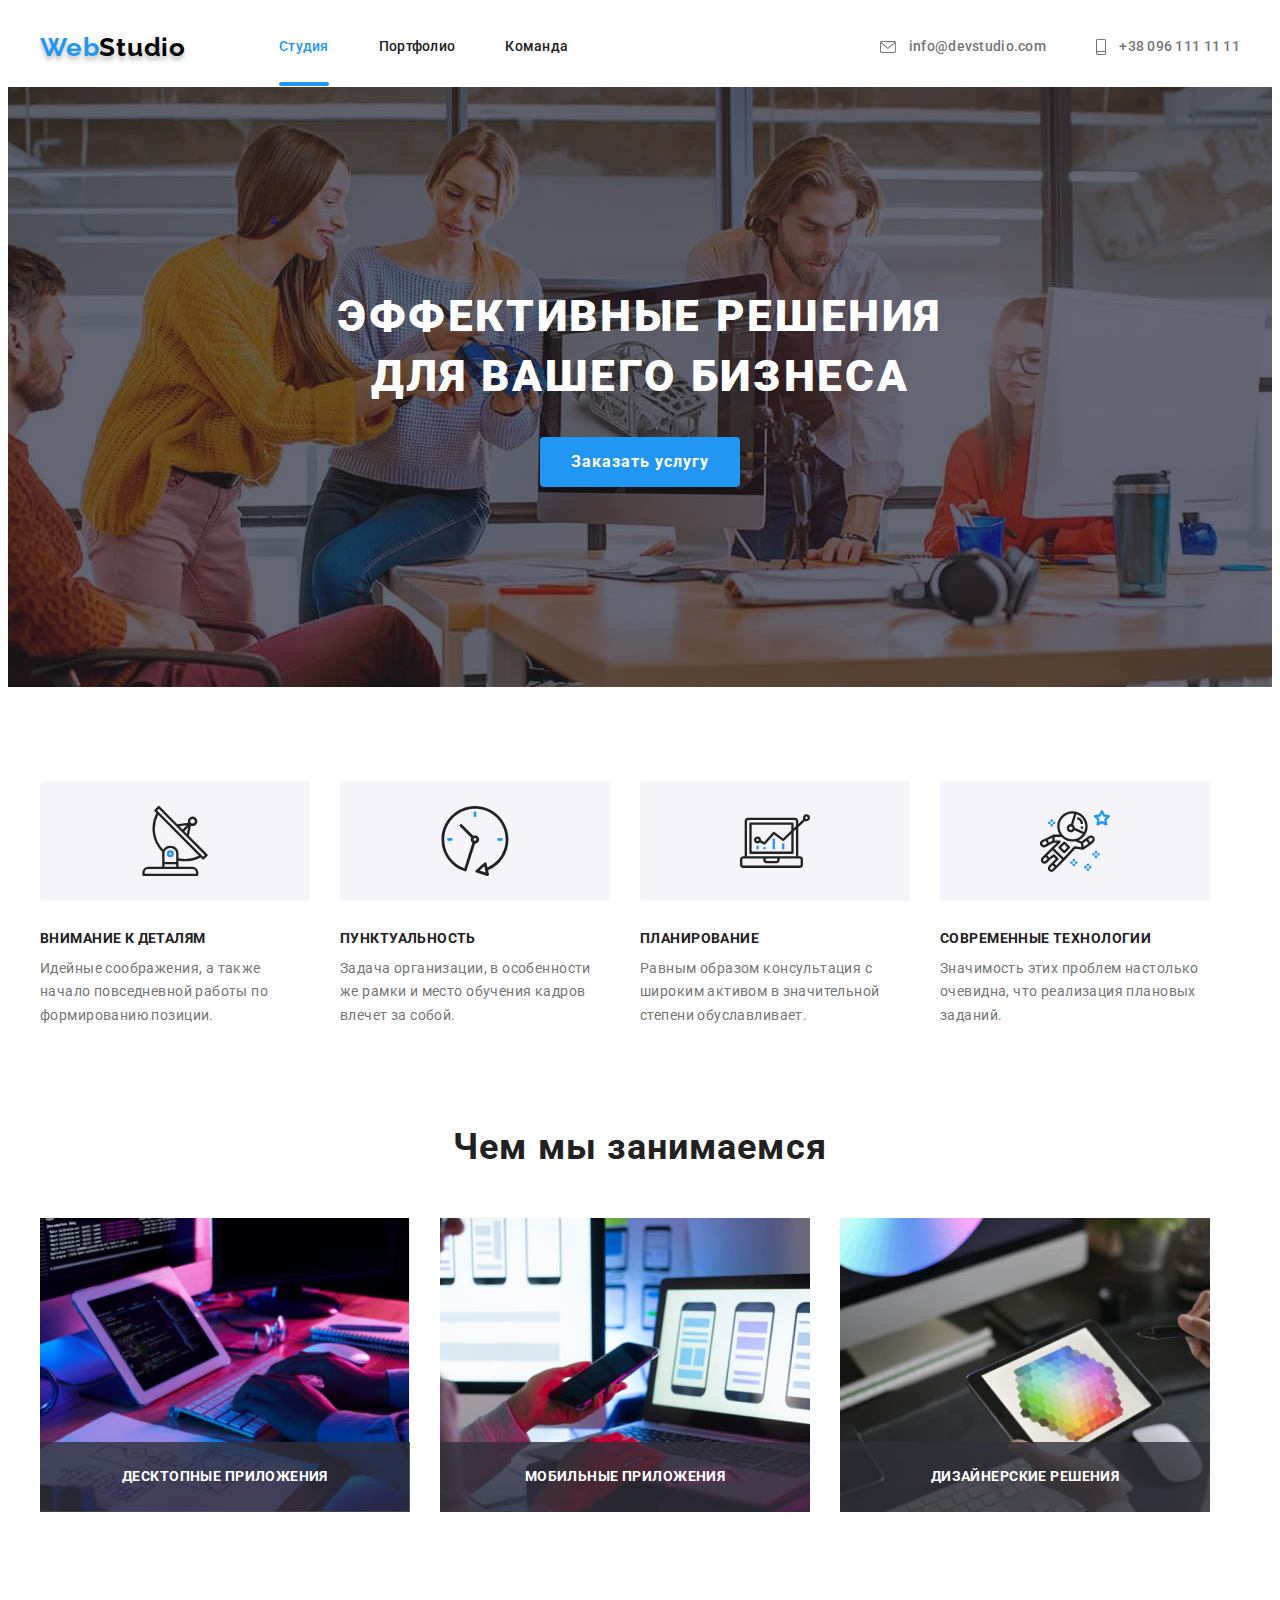
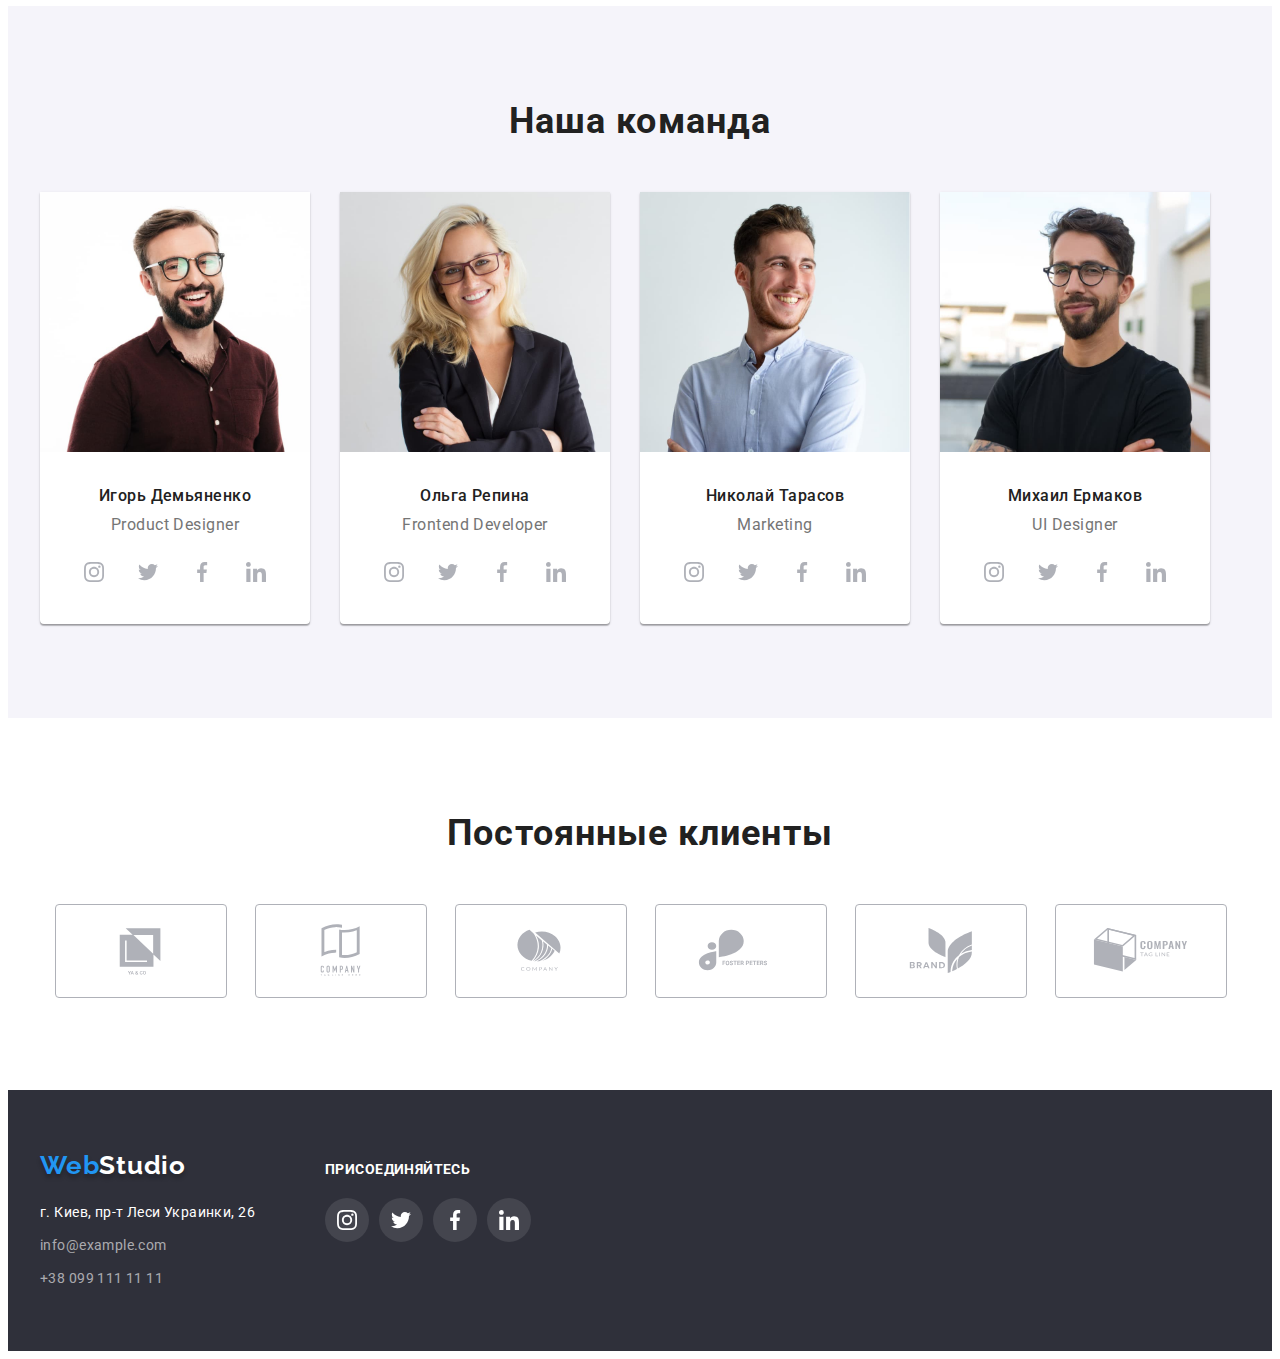
<file: index.html>
<!DOCTYPE html>
<html lang="ru">
<head>
    <meta charset="UTF-8" />
    <meta http-equiv="X-UA-Compatible" content="IE=edge" />
    <meta name="viewport" content="width=device-width, initial-scale=1.0" />
    <link href="https://fonts.googleapis.com/css2?family=Raleway:wght@700&family=Roboto:wght@400;500;700;900&display=swap"
        rel="stylesheet" />
    <title>Студия</title>
    <link rel="stylesheet" href="https://cdnjs.cloudflare.com/ajax/libs/modern-normalize/1.1.0/modern-normalize.min.css"
        integrity="sha512-wpPYUAdjBVSE4KJnH1VR1HeZfpl1ub8YT/NKx4PuQ5NmX2tKuGu6U/JRp5y+Y8XG2tV+wKQpNHVUX03MfMFn9Q=="
        crossorigin="anonymous" referrerpolicy="no-referrer" />
    <link rel="stylesheet" href="./css/styles.css" />
</head>

<body>
<!--Шапка сайта-->
<header class="header">
    <div class="container">
        <a class="logo-header logo" lang="en" href="#WebStudio"><span class="accent">Web</span>Studio</a>
        <nav class="menu-nav">
            <ul class="menu-nav-links">
            <li class="menu-nav-link">
                <a class="current menu-links" href="./index.html">Cтудия</a></li>
            <li class="menu-nav-link">
                <a class="menu-links" href="./portfolio.html">Портфолио</a></li>
            <li class="menu-nav-link"><a class="menu-links" href="#team">Команда</a></li>
            </ul>
        </nav>
        <ul class="contacts">
            <li class="contact-data">
                <a class="contact-link menu-links" href="mailto:info@devstudio.com">
                    <svg class="contact-icon" width="16" height="12">
                        <use href="./images/symbol-defs.svg#icon-envelope"></use>
                    </svg>
                    info@devstudio.com
                </a>
            </li>
            <li class="contact-data">
                <a class="contact-link menu-links" href="tel:+380961111111">
                    <svg class="contact-icon" width="10" height="16">
                        <use href="./images/symbol-defs.svg#icon-smartphone"></use>
                    </svg>
                    +38 096 111 11 11
                </a>          
            </li>
        </ul>
    </div>
</header>

    <main>
     <section class="mane-page">
         <div class="container">
            <h1 class="article-mane-page">Эффективные решения для вашего бизнеса</h1>
            <button data-modal-open class="btn-order">Заказать услугу</button>
        </div>
    </section>

<!--OUR BENEFITS-->

     <section class="features">
        <div class="container">
            <h2 class="visually-hidden">Наши преимущества</h2>
            <ul class="features-list">
                <li class="feature-data">
                    <div class="feature-icons">
                        <svg class="feature-icon" width="70" height="70">
                            <use href="./images/symbol-defs.svg#icon-antenna"></use>
                        </svg>
                    </div>
                    <h3 class="feature">Внимание к деталям</h3>
                    <p class="feature-description">Идейные соображения, а также начало повседневной работы по формированию позиции.</p>
                </li>
                <li class="feature-data">
                    <div class="feature-icons">
                        <svg class="feature-icon" width="70" height="70">
                        <use href="./images/symbol-defs.svg#icon-clock"></use>
                        </svg>
                    </div>
                    <h3 class="feature">Пунктуальность</h3>
                    <p class="feature-description">Задача организации, в особенности же рамки и место обучения кадров влечет за собой.</p>
                </li>
                <li class="feature-data">
                    <div class="feature-icons">
                        <svg class="feature-icon" width="70" height="70">
                        <use href="./images/symbol-defs.svg#icon-diagram"></use>
                        </svg>
                    </div>
                    <h3 class="feature">Планирование</h3>
                    <p class="feature-description">Равным образом консультация с широким активом в значительной степени обуславливает.</p>
                </li>
                <li class="feature-data">
                    <div class="feature-icons">
                        <svg class="feature-icon" width="70" height="70">
                        <use href="./images/symbol-defs.svg#icon-astronaut"></use>
                        </svg>
                    </div>
                    <h3 class="feature">Современные технологии</h3>
                    <p class="feature-description">Значимость этих проблем настолько очевидна, что реализация плановых заданий.</p>
                </li>
            </ul>
        </div>
     </section>

<!--ABOUT US-->

     <section class="about">
        <div class="container">
            <h2 class="about-details">Чем мы занимаемся</h2>
            <ul class="about-images">
                <li class="about-img">
                    <img src="./images/img_pc_updated.jpg" alt="изображение планшета" width="370" height="294">
                    <div class="label-first">
                        <p class="label-title">Десктопные приложения</p>
                    </div>
                </li>
                <li class="about-img">
                    <img src="./images/img_phone_updated.jpg" alt="изображение телефона" width="370" height="294">
                    <div class="label-second">
                        <p class="label-title">Мобильные приложения</p>
                    </div>
                </li>
                <li class="about-img">
                    <img src="./images/img_web_updated.jpg" alt="изображение цветовой палитры" width="370" height="294">
                    <div class="label-third">
                        <p class="label-title">Дизайнерские решения</p>
                    </div>
                </li>
            </ul>
        </div>
     </section>

<!--OUR TEAM-->

     <section class="our-team">
        <div class="container">
            <h2 id="team" class="team">Наша команда</h2>
            <ul class="team-details">
                <li class="team-data">
                    <img class="team-photo" src="./images/igor_demyanenko_updated.jpg" alt="фотография прожект менеджера" width="270" height="260">
                    <div class="team-title">
                        <h3 class="team-name">Игорь Демьяненко</h3>
                        <p class="team-position" lang="en">Product Designer</p>
                        <ul class="team-social-links">
                            <li class="team-social-icons">
                                <a href="" class="team-social-link">
                                    <svg class="team-social-icon" width="20" height="20">
                                        <use href="./images/symbol-defs.svg#icon-instagram"></use>
                                    </svg>
                                </a>
                            </li>
                            <li class="team-social-icons">
                                <a href="" class="team-social-link">
                                    <svg class="team-social-icon" width="20" height="20">
                                        <use href="./images/symbol-defs.svg#icon-twitter"></use>
                                    </svg>
                                </a>
                            </li>
                            <li class="team-social-icons">
                                <a href="" class="team-social-link">
                                    <svg class="team-social-icon" width="20" height="20">
                                        <use href="./images/symbol-defs.svg#icon-facebook"></use>
                                    </svg>
                                </a>
                            </li>
                            <li class="team-social-icons">
                                <a href="" class="team-social-link">
                                    <svg class="team-social-icon" width="20" height="20">
                                        <use href="./images/symbol-defs.svg#icon-linkedin"></use>
                                    </svg>
                                </a>
                            </li>
                        </ul>
                    </div>
                </li>
                <li class="team-data">
                    <img class="team-photo" src="./images/olga_repina_updated.jpg" alt="фотография фронденд разработчика" width="270" height="260">
                    <div class="team-title">    
                        <h3 class="team-name">Ольга Репина</h3>
                        <p class="team-position" lang="en">Frontend Developer</p>
                        <ul class="team-social-links">
                            <li class="team-social-icons">
                                <a href="" class="team-social-link">
                                    <svg class="team-social-icon" width="20" height="20">
                                        <use href="./images/symbol-defs.svg#icon-instagram"></use>
                                    </svg>
                                </a>
                            </li>
                            <li class="team-social-icons">
                                <a href="" class="team-social-link">
                                    <svg class="team-social-icon" width="20" height="20">
                                        <use href="./images/symbol-defs.svg#icon-twitter"></use>
                                    </svg>
                                </a>
                            </li>
                            <li class="team-social-icons">
                                <a href="" class="team-social-link">
                                    <svg class="team-social-icon" width="20" height="20">
                                        <use href="./images/symbol-defs.svg#icon-facebook"></use>
                                    </svg>
                                </a>
                            </li>
                            <li class="team-social-icons">
                                <a href="" class="team-social-link">
                                    <svg class="team-social-icon" width="20" height="20">
                                        <use href="./images/symbol-defs.svg#icon-linkedin"></use>
                                    </svg>
                                </a>
                            </li>
                        </ul>
                    </div>
                </li>
                <li class="team-data">
                    <img class="team-photo" src="./images/nikolay_tarasov_updated.jpg" alt="фотография маркетолога" width="270" height="260">
                    <div class="team-title">   
                        <h3 class="team-name">Николай Тарасов</h3>
                        <p class="team-position" lang="en">Marketing</p>
                        <ul class="team-social-links">
                            <li class="team-social-icons">
                                <a href="" class="team-social-link">
                                    <svg class="team-social-icon" width="20" height="20">
                                        <use href="./images/symbol-defs.svg#icon-instagram"></use>
                                    </svg>
                                </a>
                            </li>
                            <li class="team-social-icons">
                                <a href="" class="team-social-link">
                                    <svg class="team-social-icon" width="20" height="20">
                                        <use href="./images/symbol-defs.svg#icon-twitter"></use>
                                    </svg>
                                </a>
                            </li>
                            <li class="team-social-icons">
                                <a href="" class="team-social-link">
                                    <svg class="team-social-icon" width="20" height="20">
                                        <use href="./images/symbol-defs.svg#icon-facebook"></use>
                                    </svg>
                                </a>
                            </li>
                            <li class="team-social-icons">
                                <a href="" class="team-social-link">
                                    <svg class="team-social-icon" width="20" height="20">
                                        <use href="./images/symbol-defs.svg#icon-linkedin"></use>
                                    </svg>
                                </a>
                            </li>
                        </ul>
                    </div>
                </li>
                <li class="team-data">
                    <img class="team-photo" src="./images/mikhail_ermakov_updated.jpg" alt="фотография дизайнера" width="270" height="260">
                    <div class="team-title">  
                        <h3 class="team-name">Михаил Ермаков</h3>
                        <p class="team-position" lang="en">UI Designer</p>
                        <ul class="team-social-links">
                            <li class="team-social-icons">
                                <a href="" class="team-social-link">
                                    <svg class="team-social-icon" width="20" height="20">
                                        <use href="./images/symbol-defs.svg#icon-instagram"></use>
                                    </svg>
                                </a>
                            </li>
                            <li class="team-social-icons">
                                <a href="" class="team-social-link">
                                    <svg class="team-social-icon" width="20" height="20">
                                        <use href="./images/symbol-defs.svg#icon-twitter"></use>
                                    </svg>
                                </a>
                            </li>
                            <li class="team-social-icons">
                                <a href="" class="team-social-link">
                                    <svg class="team-social-icon" width="20" height="20">
                                        <use href="./images/symbol-defs.svg#icon-facebook"></use>
                                    </svg>
                                </a>
                            </li>
                            <li class="team-social-icons">
                                <a href="" class="team-social-link">
                                    <svg class="team-social-icon" width="20" height="20">
                                        <use href="./images/symbol-defs.svg#icon-linkedin"></use>
                                    </svg>
                                </a>
                            </li>
                        </ul>
                    </div>
                </li>
            </ul>
        </div>
    </section>

<!-- OUR CLIENTS -->

    <section class="our-clients">
        <div class="container">
            <h2 class="our-clients-title">Постоянные клиенты</h2>
            <ul class="our-clients-links">
                <li class="our-clients-link">
                    <a href="" class="client-logo-link">
                        <svg class="client-logo-icon" width="106" height="60">
                            <use href="./images/symbol-defs.svg#icon-LogoClient1"></use>
                        </svg>
                    </a>
                </li>
                <li class="our-clients-link">
                    <a href="" class="client-logo-link">
                        <svg class="client-logo-icon" width="106" height="60">
                            <use href="./images/symbol-defs.svg#icon-LogoClient2"></use>
                        </svg>
                    </a>
                </li>
                <li class="our-clients-link">
                    <a href="" class="client-logo-link">
                        <svg class="client-logo-icon" width="106" height="60">
                            <use href="./images/symbol-defs.svg#icon-LogoClent3"></use>
                        </svg>
                    </a>
                </li>
                <li class="our-clients-link">
                    <a href="" class="client-logo-link">
                        <svg class="client-logo-icon" width="106" height="60">
                            <use href="./images/symbol-defs.svg#icon-LogoClient4"></use>
                        </svg>
                    </a>
                </li>
                <li class="our-clients-link">
                    <a href="" class="client-logo-link">
                        <svg class="client-logo-icon" width="106" height="60">
                            <use href="./images/symbol-defs.svg#icon-LogoClient5"></use>
                        </svg>
                    </a>
                </li>
                <li class="our-clients-link">
                    <a href="" class="client-logo-link">
                        <svg class="client-logo-icon" width="106" height="60">
                            <use href="./images/symbol-defs.svg#icon-LogoClient6"></use>
                        </svg>
                    </a>
                </li>
            </ul>

        </div>

    </section>
    
    </main>

    <footer class="footer">
        <div class="container">
            <div class="footer-data">
                <div class="logo-address">
                <a class="logo-footer logo" lang="en" href="#WebStudio"><span class="accent">Web</span>Studio</a>
                <address class="footer-address">
                    <ul class="address-details">
                        <li class="address-data">
                            <a class="maps-link link" href="https://goo.gl/maps/5Qnr2n1hFf6kALcY9" target="_blank" rel="noopener nofollow noreferrer">г. Киев, пр-т Леси Украинки, 26</a>
                        </li>
                        <li class="address-data">
                            <a class="mail-link" href="mailto:info@example.com">info@example.com</a>
                        </li>
                        <li class="address-data">
                            <a class="phone-link" href="tel:+380991111111">+38 099 111 11 11</a>
                        </li>
                    </ul>
                </address>
                </div>
                <section class="social-links-footer">
                    <h2 class="social-links-title">присоединяйтесь</h2>
                    <ul class="footer-social-icons">
                        <li class="footer-social-links">
                            <a href="" class="footer-icons-link">
                                <svg class="footer-social-icon" width="20" height="20">
                                    <use href="./images/symbol-defs.svg#icon-instagram"></use>
                                </svg>
                            </a>
                        </li>
                        <li class="footer-social-links">
                            <a href="" class="footer-icons-link">
                                <svg class="footer-social-icon" width="20" height="20">
                                    <use href="./images/symbol-defs.svg#icon-twitter"></use>
                                </svg>
                            </a>
                        </li>
                        <li class="footer-social-links">
                            <a href="" class="footer-icons-link">
                                <svg class="footer-social-icon" width="20" height="20">
                                    <use href="./images/symbol-defs.svg#icon-facebook"></use>
                                </svg>
                            </a>
                        </li>
                        <li class="footer-social-links">
                            <a href="" class="footer-icons-link">
                                <svg class="footer-social-icon" width="20" height="20">
                                    <use href="./images/symbol-defs.svg#icon-linkedin"></use>
                                </svg>
                            </a>
                        </li>
                    </ul>
                </section>
            </div>


        </div>
    </footer>

    <!-- MODAL WINDOW -->
    

    <div class="backdrop is-hidden" data-modal>
        <div class="modal">
            <p>
                
            </p>
        <button class="close-modal" data-modal-close></button>
        </div>
    </div>

    <script src="./js/modal.js"></script>

</body>
</html>
</file>
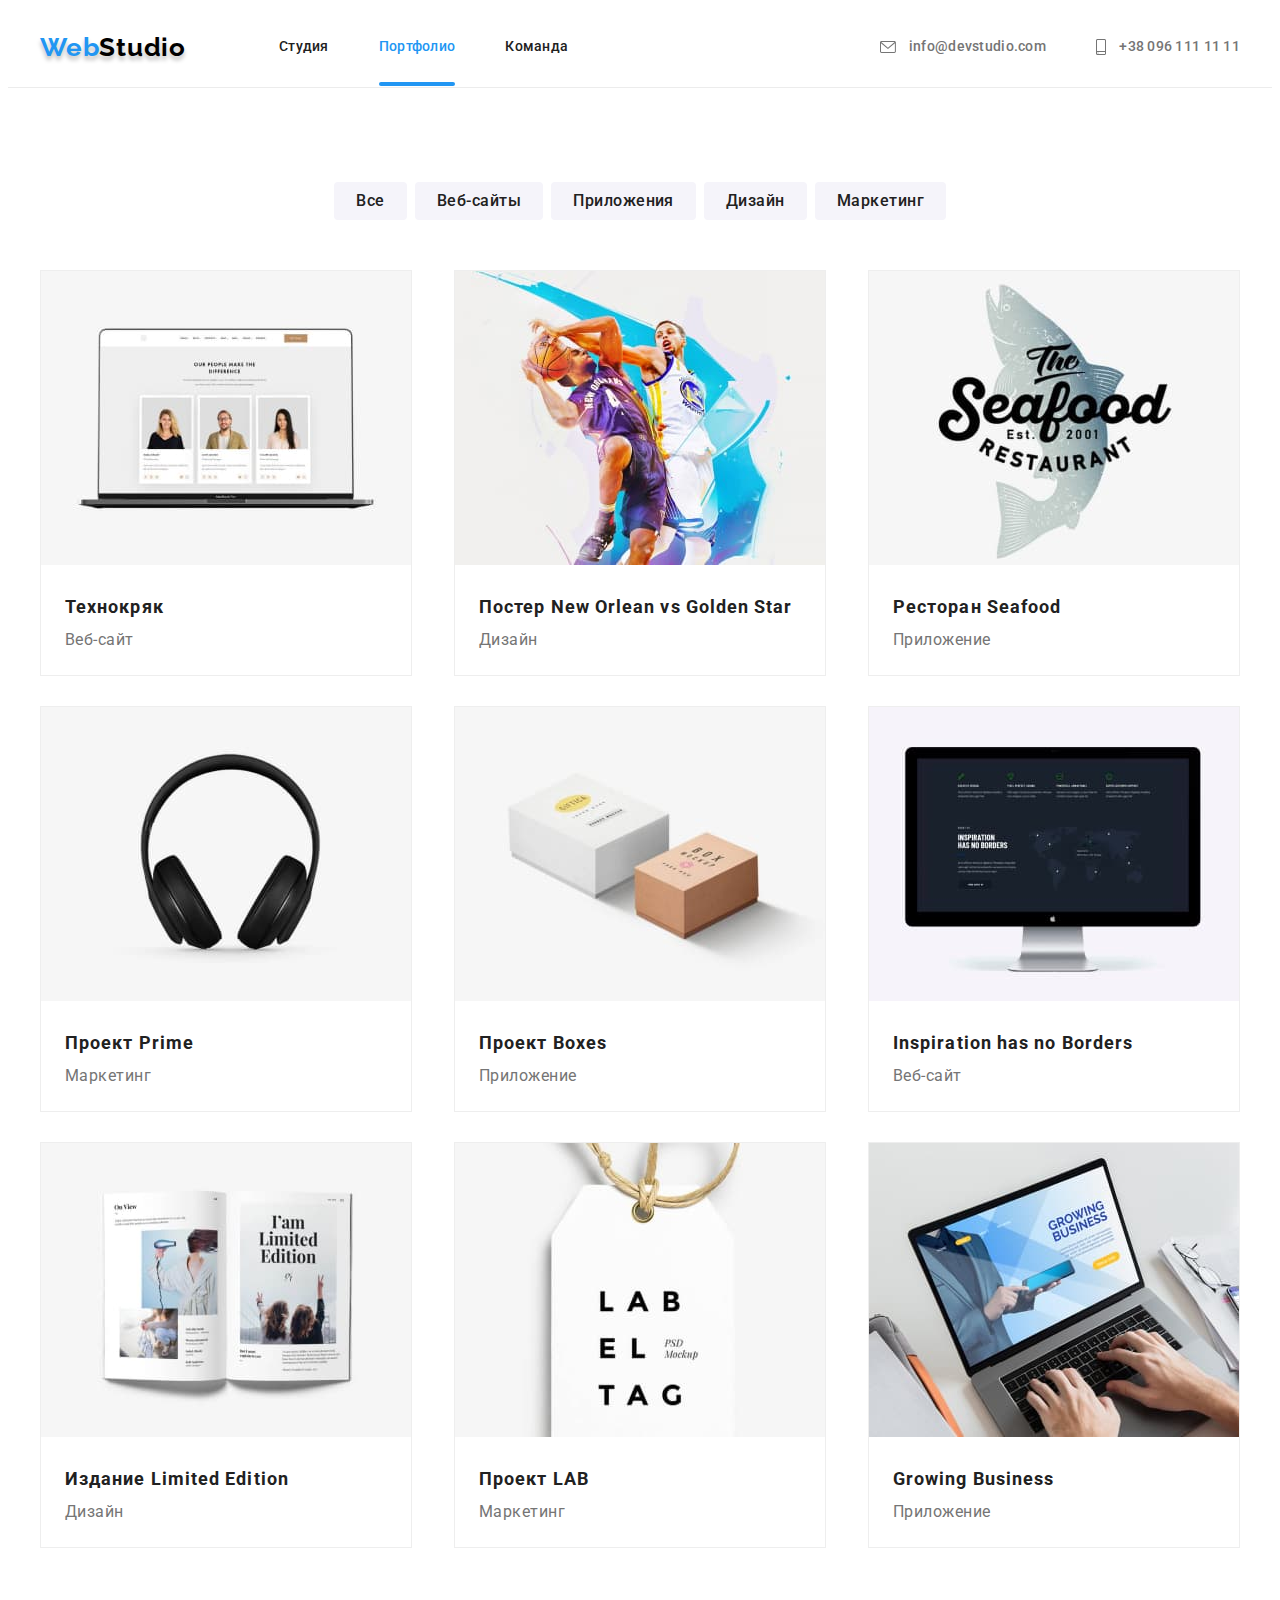
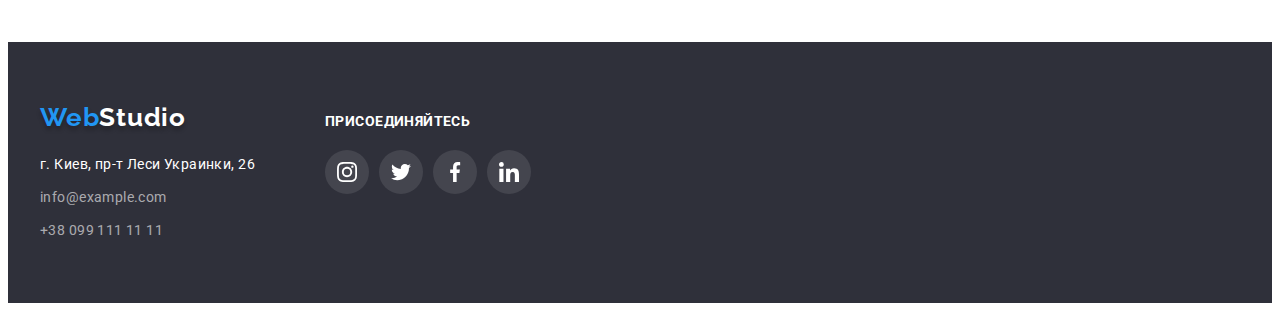
<file: portfolio.html>
<!DOCTYPE html>
<html lang="ru">

<head>
    <meta charset="UTF-8" />
    <meta http-equiv="X-UA-Compatible" content="IE=edge" />
    <meta name="viewport" content="width=device-width, initial-scale=1.0" />
    <link
        href="https://fonts.googleapis.com/css2?family=Raleway:wght@700&family=Roboto:wght@400;500;700;900&display=swap"
        rel="stylesheet" />
    <title>Портфолио</title>
    <link rel="stylesheet" href="https://cdnjs.cloudflare.com/ajax/libs/modern-normalize/1.1.0/modern-normalize.min.css"
        integrity="sha512-wpPYUAdjBVSE4KJnH1VR1HeZfpl1ub8YT/NKx4PuQ5NmX2tKuGu6U/JRp5y+Y8XG2tV+wKQpNHVUX03MfMFn9Q=="
        crossorigin="anonymous" referrerpolicy="no-referrer" />
    <link rel="stylesheet" href="./css/styles.css" />
</head>

<body>
    <header class="header">
        <div class="container">
            <a class="logo-header logo" lang="en" href="#WebStudio"><span class="accent">Web</span>Studio</a>
            <nav class="menu-nav">
                <ul class="menu-nav-links">
                    <li class="menu-nav-link">
                        <a class="menu-links" href="./index.html">Cтудия</a>
                    </li>
                    <li class="menu-nav-link">
                        <a class="current menu-links" href="./portfolio.html">Портфолио</a>
                    </li>
                    <li class="menu-nav-link"><a class="menu-links" href="#team">Команда</a></li>
                </ul>
            </nav>
            <ul class="contacts">
                <li class="contact-data">
                    <a class="contact-link menu-links" href="mailto:info@devstudio.com">
                        <svg class="contact-icon" width="16" height="12">
                            <use href="./images/symbol-defs.svg#icon-envelope"></use>
                        </svg>
                        info@devstudio.com
                    </a>
                </li>
                <li class="contact-data">
                    <a class="contact-link menu-links" href="tel:+380961111111">
                        <svg class="contact-icon" width="10" height="16">
                            <use href="./images/symbol-defs.svg#icon-smartphone"></use>
                        </svg>
                        +38 096 111 11 11
                    </a>
                </li>
            </ul>
        </div>
    </header>

    <main>
<!--PORTFOLIO BUTTONS-->
    <section class="portfolio-main-page">
        <div class="container">
            <h1 class="visually-hidden">Портфолио</h1>
            <ul class="filters">
                    <li class="filter"><button class="btn-filter">Все</button></li>
                    <li class="filter"><button class="btn-filter">Веб-сайты</button></li>
                    <li class="filter"><button class="btn-filter">Приложения</button></li>
                    <li class="filter"><button class="btn-filter">Дизайн</button></li>
                    <li class="filter"><button class="btn-filter">Маркетинг</button></li>
            </ul>
        
<!--PORTFOLIO SAMPLES-->

            <ul class="portfolio-data">
                <li class="portfolio-sample">
                    <a class="portfolio-sample-link" href="">
                        <div class="portfolio-thumb">
                        <img class="portfolio-img" src="./images/technokrak.jpg" alt="Пример работы 1">
                        <div class="portfolio-overlay">
                            <p class="portfolio-overlay-details">
                                Ресурс предлагает комплексные предложения с разным уровнем функционала и сервисов. Все это позволит посетителю получить
                                исчерпывающие сведения о компании или частном лице.
                            </p>
                        </div>
                        </div>
                        <div class="portfolio-title">
                            <h2 class="portfolio-name">Технокряк</h2>
                            <p class="portfolio-type">Веб-сайт</p>
                        </div>
                    </a>
                </li>
                <li class="portfolio-sample">
                    <a class="portfolio-sample-link" href="">
                        <div class="portfolio-thumb">
                        <img class="portfolio-img" src="./images/new_orlean.jpg" alt="Пример работы 2">
                        <div class="portfolio-overlay">
                            <p class="portfolio-overlay-details">
                                Ресурс предлагает комплексные предложения с разным уровнем функционала и сервисов. Все это позволит посетителю
                                получить
                                исчерпывающие сведения о компании или частном лице.
                            </p>
                        </div>
                        </div>
                        <div class="portfolio-title">
                            <h2 class="portfolio-name">Постер New Orlean vs Golden Star</h2>
                            <p class="portfolio-type">Дизайн</p>
                        </div>
                    </a>
                </li>
                <li class="portfolio-sample">
                    <a class="portfolio-sample-link" href="">
                        <div class="portfolio-thumb">
                        <img class="portfolio-img" src="./images/seafood.jpg" alt="Пример работы 3">
                        <div class="portfolio-overlay">
                            <p class="portfolio-overlay-details">
                                Ресурс предлагает комплексные предложения с разным уровнем функционала и сервисов. Все это позволит посетителю
                                получить
                                исчерпывающие сведения о компании или частном лице.
                            </p>
                        </div>
                        </div>                       
                        <div class="portfolio-title">
                            <h2 class="portfolio-name">Ресторан Seafood</h2>
                            <p class="portfolio-type">Приложение</p>
                        </div>
                    </a>
                </li>
                <li class="portfolio-sample">
                    <a class="portfolio-sample-link" href="">
                        <div class="portfolio-thumb">
                        <img class="portfolio-img" src="./images/prime.jpg" alt="Пример работы 4">
                        <div class="portfolio-overlay">
                            <p class="portfolio-overlay-details">
                                Ресурс предлагает комплексные предложения с разным уровнем функционала и сервисов. Все это позволит посетителю
                                получить
                                исчерпывающие сведения о компании или частном лице.
                            </p>
                        </div>
                        </div> 
                        <div class="portfolio-title">
                            <h2 class="portfolio-name">Проект Prime</h2>
                            <p class="portfolio-type">Маркетинг</p>
                        </div>
                    </a>
                </li>
                <li class="portfolio-sample">
                    <a class="portfolio-sample-link" href="">
                        <div class="portfolio-thumb">
                        <img class="portfolio-img" src="./images/boxes.jpg" alt="Пример работы 5">
                        <div class="portfolio-overlay">
                            <p class="portfolio-overlay-details">
                                Ресурс предлагает комплексные предложения с разным уровнем функционала и сервисов. Все это позволит посетителю
                                получить
                                исчерпывающие сведения о компании или частном лице.
                            </p>
                        </div>
                        </div> 
                        <div class="portfolio-title">
                            <h2 class="portfolio-name">Проект Boxes</h2>
                            <p class="portfolio-type">Приложение</p>
                        </div>
                    </a>
                </li>
                <li class="portfolio-sample">
                    <a class="portfolio-sample-link" href="">
                        <div class="portfolio-thumb">
                        <img class="portfolio-img" src="./images/borders.jpg" alt="Пример работы 6">
                        <div class="portfolio-overlay">
                            <p class="portfolio-overlay-details">
                                Ресурс предлагает комплексные предложения с разным уровнем функционала и сервисов. Все это позволит посетителю
                                получить
                                исчерпывающие сведения о компании или частном лице.
                            </p>
                        </div>
                        </div> 
                        <div class="portfolio-title">
                            <h2 class="portfolio-name" lang="en">Inspiration has no Borders</h2>
                            <p class="portfolio-type">Веб-сайт</p>
                        </div>
                    </a>
                </li>
                <li class="portfolio-sample">
                    <a class="portfolio-sample-link" href="">
                        <div class="portfolio-thumb">
                        <img class="portfolio-img" src="./images/limited_edition.jpg" alt="Пример работы 7">
                        <div class="portfolio-overlay">
                            <p class="portfolio-overlay-details">
                                Ресурс предлагает комплексные предложения с разным уровнем функционала и сервисов. Все это позволит посетителю
                                получить
                                исчерпывающие сведения о компании или частном лице.
                            </p>
                        </div>
                        </div> 
                        <div class="portfolio-title">
                            <h2 class="portfolio-name">Издание Limited Edition</h2>
                            <p class="portfolio-type">Дизайн</p>
                        </div>
                    </a>
                </li>
                <li class="portfolio-sample">
                    <a class="portfolio-sample-link" href="">
                        <div class="portfolio-thumb">
                        <img class="portfolio-img" src="./images/lab.jpg" alt="Пример работы 8">
                        <div class="portfolio-overlay">
                            <p class="portfolio-overlay-details">
                                Ресурс предлагает комплексные предложения с разным уровнем функционала и сервисов. Все это позволит посетителю
                                получить
                                исчерпывающие сведения о компании или частном лице.
                            </p>
                        </div>
                        </div> 
                        <div class="portfolio-title">
                            <h2 class="portfolio-name">Проект LAB</h2>
                            <p class="portfolio-type">Маркетинг</p>
                        </div>
                    </a>
                </li>
                <li class="portfolio-sample">
                    <a class="portfolio-sample-link" href="">
                        <div class="portfolio-thumb">
                        <img class="portfolio-img" src="./images/growing_business.jpg" alt="Пример работы 9">
                        <div class="portfolio-overlay">
                            <p class="portfolio-overlay-details">
                                Ресурс предлагает комплексные предложения с разным уровнем функционала и сервисов. Все это позволит посетителю
                                получить
                                исчерпывающие сведения о компании или частном лице.
                            </p>
                        </div>
                        </div> 
                        <div class="portfolio-title">
                            <h2 class="portfolio-name" lang="en">Growing Business</h2>
                            <p class="portfolio-type">Приложение</p>
                        </div>
                    </a>
                </li>
            </ul>
        </div>
    </section>

        
    </main>
    <footer class="footer">
        <div class="container">
            <div class="footer-data">
                <div class="logo-address">
                    <a class="logo-footer logo" lang="en" href="#WebStudio"><span class="accent">Web</span>Studio</a>
                    <address class="footer-address">
                        <ul class="address-details">
                            <li class="address-data">
                                <a class="maps-link link" href="https://goo.gl/maps/5Qnr2n1hFf6kALcY9" target="_blank"
                                    rel="noopener nofollow noreferrer">г. Киев, пр-т Леси Украинки, 26</a>
                            </li>
                            <li class="address-data">
                                <a class="mail-link" href="mailto:info@example.com">info@example.com</a>
                            </li>
                            <li class="address-data">
                                <a class="phone-link" href="tel:+380991111111">+38 099 111 11 11</a>
                            </li>
                        </ul>
                    </address>
                </div>
                <section class="social-links-footer">
                    <h2 class="social-links-title">присоединяйтесь</h2>
                    <ul class="footer-social-icons">
                        <li class="footer-social-links">
                            <a href="" class="footer-icons-link">
                                <svg class="footer-social-icon" width="20" height="20">
                                    <use href="./images/symbol-defs.svg#icon-instagram"></use>
                                </svg>
                            </a>
                        </li>
                        <li class="footer-social-links">
                            <a href="" class="footer-icons-link">
                                <svg class="footer-social-icon" width="20" height="20">
                                    <use href="./images/symbol-defs.svg#icon-twitter"></use>
                                </svg>
                            </a>
                        </li>
                        <li class="footer-social-links">
                            <a href="" class="footer-icons-link">
                                <svg class="footer-social-icon" width="20" height="20">
                                    <use href="./images/symbol-defs.svg#icon-facebook"></use>
                                </svg>
                            </a>
                        </li>
                        <li class="footer-social-links">
                            <a href="" class="footer-icons-link">
                                <svg class="footer-social-icon" width="20" height="20">
                                    <use href="./images/symbol-defs.svg#icon-linkedin"></use>
                                </svg>
                            </a>
                        </li>
                    </ul>
                </section>
            </div>
    
    
        </div>
    </footer>
</body>
</html>
</file>
<file: css/styles.css>
:root {
--header-first-color:  #FFFFFF;
--logo-color-header: #000000;
--logo-color-footer: #FFFFFF;
--accent-color: #2196F3;
--current-color:#2196F3;
--first-page-bg: #2F303A;
--second-page-bg: #F5F4FA;
--main-btn-bg: #2196F3;
--main-text-color: #757575;
--header-second-color: #212121;
--card-bg-color: #ffffff;
--button-bg: #F5F4FA;
--first-text-color:#000000;
--btn-order-active: #188CE8;
}

/* <!--Скрываем визуализацию--> */

.visually-hidden {
    position: absolute;
    white-space: nowrap;
    width: 1px;
    height: 1px;
    overflow: hidden;
    border: 0;
    padding: 0;
    clip: rect(0 0 0 0);
    clip-path: inset(50%);
    margin: -1px;
}

p,
h1,
h2,
h3,
h4,
h5,
h6 {
    margin: 0;
}

ul,
ol {
    margin: 0;
    padding-left: 0;
}

body {
    font-family: 'Roboto', sans-serif;
}

/* Общие стили для всех страниц */

ul {
    list-style: none;
}

a {
    text-decoration: none;
    font-style: normal;
    color: inherit;
}

.current {
    color: var(--current-color);
}

.list {
    list-style: none;
}

.link {
    text-decoration: none;
}

.container {
    width: 1200px;
    padding-left: 15px;
    padding-right: 15px;
    margin: 0 auto;
    /* border: 0.1px solid orangered; */
}

/* -----------------LOGO------------------- */

.logo-header {
    color: var(--logo-color-header);
    font-family: 'Raleway';
    font-weight: 700;
    font-size: 26px;
    line-height: 1.19;
    letter-spacing: 0.03em;
    text-shadow: 0px 4px 4px rgba(0, 0, 0, 0.25);
}

.logo-footer {
    color: var(--logo-color-footer);
    font-family: 'Raleway';
    font-weight: 700;
    font-size: 26px;
    line-height: 1.19;
    letter-spacing: 0.03em;
    text-shadow: 0px 4px 4px rgba(0, 0, 0, 0.25);
}

.accent {
    color: var(--accent-color);
}

.header .container {
    display: flex;
    align-items: center;
}

/* -----------NAVIGATION MAIN PAIGE--------------- */

.header {
    padding-top: 24px;
    padding-bottom: 24px;
}

.menu-nav-links {
    display: flex;
    margin-left: 93px;
}

.contacts {
    display: flex;
    margin-left: auto;   
}

.contact-data {
    display: flex; 
}

.contact-icon {
    align-items: center;
    vertical-align: middle;
    margin-right: 10px;
    margin-top: -2px;
    fill: currentColor;     
}

.menu-nav-link:not(:last-child) {
    margin-right: 50px;
}

.contact-data:not(:first-child) {
    margin-left: 50px;
}

.menu-nav-links {
    font-weight: 500;
    font-size: 14px;
    line-height: 1.14;
    letter-spacing: 0.02em;
    color: var(--header-second-color); 
}

.current {
    position: relative;
}

.current::after {
    content: '';
    position: absolute;
    left: 0;
    bottom: 0;
    right: 0;
    top: 44px;
    
    display: block;
    width: 100%;
    height: 4px;
    background-color: #2196F3;    
    border-radius: 2px;
    
    opacity: 1;
    transform: scaleX(1);
}
.menu-links {
    transition-property: color, fill;
    transition-duration: 250ms;
    transition-timing-function: cubic-bezier(0.4, 0, 0.2, 1);
}

.menu-links:hover, .menu-links:focus {
    color: var(--main-btn-bg);
    outline: none;
    fill: var(--main-btn-bg);
    
}

.logo:focus {
    outline: none;
    text-decoration: inherit;
}

.contact-link {
    font-weight: 500;
    font-size: 14px;
    line-height: 1.14;
    letter-spacing: 0.02em;
    color: var(--main-text-color); 
    align-items: center;   
}

/* ----------MAIN PAGE------------- */

.mane-page {
    background-color: rgba(196, 196, 196, 1);;
    background-image: linear-gradient(
    rgba(47, 48, 58, 0.4),
    rgba(47, 48, 58, 0.4)),
    url(../images/Img_Main_Page.jpg);
    background-repeat: no-repeat;
    background-position: center;
    background-size: cover;
    flex-grow: 1;
    padding-top: 200px;
    padding-bottom: 200px;
}

.article-mane-page {
    max-width: 696px;
    text-align: center;
    margin-right: auto;
    margin-left: auto;
    margin-bottom: 30px;    
}


.article-mane-page {
    font-weight: 900;
    font-size: 44px;
    line-height: 1.36;
    letter-spacing: 0.06em;
    text-transform: uppercase;
    color:var(--header-first-color);
}

.btn-order {
    margin: 0 auto;
    display: block;
    text-align: center;
    min-width: 200px;
    height: 50px;
    background:var(--main-btn-bg);
    box-shadow: 0px 4px 4px rgba(0, 0, 0, 0.15);
    border-radius: 4px;
    font-family: inherit;
    font-weight: 700;
    font-size: 16px;
    line-height: 1.88;
    letter-spacing: 0.06em;
    color: var(--header-first-color);
    border: var(--first-page-bg);
    transition-property: background;
    transition-duration: 250ms;
    transition-timing-function: cubic-bezier(0.4, 0, 0.2, 1);
}

.btn-order:hover, .btn-order:focus {
    background: var(--btn-order-active);
    outline: none;
}

/* ---------------FOCUS------------------- */

.feature {
    font-weight: 700;
    font-size: 14px;
    line-height: 1.14;
    letter-spacing: 0.03em;
    text-transform: uppercase;
    color: var(--header-second-color);
}

.features {
    padding-top: 94px;
    padding-bottom: 94px;
}

.features-list {
    display: flex;
}

.feature-data {
  width: 270px;
  height: 251px;
}

.feature-data:not(:last-child) {
    margin-right: 30px;
}

.feature-icons {
    display: flex;
    width: 270px;
    height: 120px;
    background: #F5F4FA;
    border-radius: 4px;
    margin-bottom: 30px;
    align-items: center;
    justify-content: center;
}

.feature-icon {    
  align-items: center;    
}



.feature-description {
    font-weight: 400;
    font-size: 14px;
    line-height: 1.71;
    letter-spacing: 0.03em;
    color: var(--main-text-color);
    margin-top: 10px;
}

/* -----------WHAT WE DO----------------- */

.about {
    padding-bottom: 94px;
}

.about-details {
    text-align: center;
    margin-left: auto;
    margin-right: auto;
    font-weight: 700;
    font-size: 36px;
    line-height: 1.17;
    letter-spacing: 0.03em;
    color: var(--header-second-color);
}

.about-images {
    display: flex;
    margin-top: 50px;
    position: relative;    
}

.label-first {    
    position: absolute;
    height: 70px;
    width: 370px;
    bottom: 0;
    left: 0;
    background-color: rgba(47, 48, 58, 0.8);
}

.label-second {    
    position: absolute;
    height: 70px;
    width: 370px;
    bottom: 0;
    left: 370;
    background-color: rgba(47, 48, 58, 0.8);
}

.label-third {    
    position: absolute;
    height: 70px;
    width: 370px;
    bottom: 0;
    left: 740;
    background-color: rgba(47, 48, 58, 0.8);
}


.label-title {
    font-weight: 700;
    font-size: 14px;
    line-height: 1.14;
    text-align: center;
    letter-spacing: 0.03em;
    text-transform: uppercase;
    color: var(--header-first-color);
    margin-top: 27px;
}


.about-img:not(:last-child) {
    margin-right: 30px;
}

.about-img {
    width: 370px;
    height: 294px;
}

/* -------------------OUR TEAM-------------------- */

.our-team {
    background: var(--second-page-bg);
    padding-top: 94px;
    padding-bottom: 94px;
}

.team {
    text-align: center;
    margin-left: auto;
    margin-right: auto;
    font-weight: 700;
    font-size: 36px;
    line-height: 1.17;
    letter-spacing: 0.03em;
    color: var(--header-second-color);
    margin-bottom: 50px;
}

.team-details {
    display: flex;
}

.team-data {
    width: 270px;
    box-shadow: 0px 1px 3px rgba(0, 0, 0, 0.12), 0px 1px 1px rgba(0, 0, 0, 0.14), 0px 2px 1px rgba(0, 0, 0, 0.2);
    border-radius: 0px 0px 4px 4px;
    background: var(--card-bg-color);
}

.team-data:not(:last-child) {
    margin-right: 30px;
}

.team-photo {
    width: 270px;
    height: 260px;
}

.team-title {
    padding-top: 30px;
    padding-bottom: 30px;
}
    

.team-name {
    text-align: center;
    font-weight: 500;
    font-size: 16px;
    line-height: 1.19;
    letter-spacing: 0.03em;
    color: var(--header-second-color)    
}

.team-position {
    text-align: center;
    margin-top: 10px;
    font-weight: 400;
    font-size: 16px;
    line-height: 1.19;
    letter-spacing: 0.03em;
    color: var(--main-text-color);
}

.team-social-links {
    display: flex;
    justify-content: center;
}

.team-social-icons {
    width: 44px;
    height: 44px;
    margin-top: 16px;
    margin-right: 10px;
}

.team-social-icons:last-child {
    margin-right: 0;
}

.team-social-link {
    width: 100%;
    height: 100%;
    border-radius: 50%;
    background-color: transparent;
    display: flex;
    justify-content: center;
    align-items: center;
    fill: #AFB1B8;
    transition-property: background-color, fill;
    transition-duration: 250ms;
    transition-timing-function: cubic-bezier(0.4, 0, 0.2, 1);
}

.team-social-link:hover, .team-social-link:focus {
    fill: rgba(255, 255, 255, 1);
    background-color:rgba(33, 150, 243, 1);
    cursor: pointer;
    outline: none;
}


/* ----------------OUR CLIENTS-------------- */

.our-clients {
    padding-top: 94px;
    padding-bottom: 94px;
}

.our-clients-title {
    text-align: center;
    margin-left: auto;
    margin-right: auto;
    font-weight: 700;
    font-size: 36px;
    line-height: 1.17;
    letter-spacing: 0.03em;
    color: var(--header-second-color); 
}

.our-clients-links {
    display: flex;   
    justify-content: center; 
    align-items: center;
}

.our-clients-link {
    width: 170px;
    height: 92px;
    margin-top: 50px;
}

.our-clients-link:not(:last-child) {
    margin-right: 30px;
}

.client-logo-link {
    display: flex;
    width: 100%;
    height: 100%;
    border: 1px solid #AFB1B8;
    border-radius: 4px;
    justify-content: center;
    align-items: center;
    fill: rgba(175, 177, 184, 1);
    background-color: transparent;
    transition-property: background-color, fill;
    transition-duration: 250ms;
    transition-timing-function: cubic-bezier(0.4, 0, 0.2, 1);
}

.client-logo-icon {
    fill: inherit;
    background-color: inherit;    
}

.client-logo-link:focus, 
.client-logo-link:hover {
    border: 1px solid rgba(33, 150, 243, 1);
    fill: #2196F3;
    border-radius: 4px;
    background-color: inherit;   
    outline: none; 
}

/* ------------------ MODAL WINDNOW ----------------------- */
.backdrop {
    position: fixed;
    top: 0;
    left: 0; 
    
    width: 100%;
    height: 100%;

    background-color: rgba(0, 0, 0, 0.2);
    transition-property: scale; 
    transition-duration: 250ms; 
    transition-timing-function: cubic-bezier(.92, .21, .96, .26);
}


.backdrop.is-hidden {
    opacity: 0;
    pointer-events: none;
    
}

.backdrop.is-hidden .modal {
    transform: translate(-50%, -50%) scale(0.15);
}

.modal {
    position: absolute;
    top: 50%;
    left: 50%;
    
    min-width: 528px;
    min-height: 581px;

    background-color: #FFFFFF;
    box-shadow: 0px 1px 3px rgba(0, 0, 0, 0.12), 0px 1px 1px rgba(0, 0, 0, 0.14), 0px 2px 1px rgba(0, 0, 0, 0.2);
    border-radius: 4px;

    transform: translate(-50%, -50%) scale(1);
    
    transition-property: transform; 
    transition-duration: 250ms; 
    transition-timing-function: cubic-bezier(0.4, 0, 0.2, 1);

}

.close-modal {
    position: absolute;
    border-radius: 50%;
    width: 30px;
    height: 30px;
    margin-top: 8px;
    margin-right: 8px;
    right: 0;
    top: 0;
    background-color: #FFFFFF;
    border: 1px solid rgba(0, 0, 0, 0.1);
   
    background-image: url(../images/close-black.svg);
    background-repeat: no-repeat;
    background-position: 50% 50%;
}

/* ----------------FOOTER---------------------- */

.footer {
    background: var(--first-page-bg);
    padding-top: 60px;
    padding-bottom: 60px;
}

.footer-data {
    display: flex;
}

.footer-address {
    margin-top: 20px;
}

.address-details {
    margin-left: auto;
}

.address-data {
    display: block;
    font-weight: 400;
    font-size: 14px;
    line-height: 1.71;
    letter-spacing: 0.03em;
    color: var(--header-first-color);
    transition-property: color, fill;
    transition-duration: 250ms;
    transition-timing-function: cubic-bezier(0.4, 0, 0.2, 1);
}


.address-data:not(:last-child) {
    margin-bottom: 9px;
}


.address-data:hover,.address-data:focus {
    color: var(--accent-color);
}

.maps-link {
    transition-property: color;
    transition-duration: 250ms;
    transition-timing-function: cubic-bezier(0.4, 0, 0.2, 1);
}


.maps-link:focus {
    color: var(--accent-color);
    outline: none;
}


.mail-link {
    color: rgba(255, 255, 255, 0.6);  
    transition-property: color;
    transition-duration: 250ms;
    transition-timing-function: cubic-bezier(0.4, 0, 0.2, 1);
}

.mail-link:hover,.mail-link:focus {
    color: var(--accent-color);
    outline: none;
}

.phone-link {
    color: rgba(255, 255, 255, 0.6);
    transition-property: color;
    transition-duration: 250ms;
    transition-timing-function: cubic-bezier(0.4, 0, 0.2, 1);
}

.phone-link:hover,.phone-link:focus {
    color: var(--accent-color);
    outline: none;
}

.social-links-footer {
    padding-left: 70px;
}

.social-links-title {
    font-weight: 700;
    font-size: 14px;
    line-height: 1.14;
    letter-spacing: 0.03em;
    text-transform: uppercase;
    color: #FFFFFF;
    margin-top: 12px;
    margin-bottom: 20px;
}

.footer-social-icons {
    display: flex;
    justify-content: center;
}

.footer-social-links {
    width: 44px;
    height: 44px;
    margin-right: 10px;
    
}

.footer-social-links:last-child {
    margin-right: 0;
}

.footer-icons-link {
    width: 100%;
    height: 100%;
    background-color: rgba(255, 255, 255, 0.1);
    border-radius: 50%;
    fill: rgba(255, 255, 255, 1);
    justify-content: center;
    align-items: center;
    display: flex;
    transition-property: background-color, fill;
    transition-duration: 250ms;
    transition-timing-function: cubic-bezier(0.4, 0, 0.2, 1);
}

.footer-icons-link:hover,
.footer-icons-link:focus {
    fill: rgba(255, 255, 255, 1);
    background-color: rgba(33, 150, 243, 1);
    cursor: pointer;
    outline: none;
}

/* ----------PORTFOLIO PAGE------------------ */

.portfolio-main-page {
    border-top: 1px solid #ECECEC;
    padding-top: 94px;
    padding-bottom: 94px;
}

/*--------------PORTGOLIO-BUTTONS-FILTER------------------ */

.btn-filter {
    background: #F5F4FA;
    border-radius: 4px;
    font-family: inherit;
    color: #212121;
    font-weight: 500;
    font-size: 16px;
    line-height: 1.62;
    text-align: center;
    letter-spacing: 0.03em;
    border: none;
    height: 38px;
    min-width: 73px;
    transition-property: background, box-shadow, color;
    transition-duration: 250ms;
    transition-timing-function: cubic-bezier(0.4, 0, 0.2, 1);    
}

.btn-filter:hover,.btn-filter:focus {
    background: var(--current-color);
    box-shadow: 0px 3px 1px rgba(0, 0, 0, 0.1),
    0px 1px 2px rgba(0, 0, 0, 0.08),
    0px 2px 2px rgba(0, 0, 0, 0.12);
    color:var(--header-first-color);
    font-weight: 500;
    cursor: pointer;
    outline: none;
}

.filters {
    display: flex;
    justify-content: center;
    margin-bottom: 50px;
}

.filter:not(:last-child) {
    margin-right: 8px;
}

.btn-filter {
    padding: 6px 22px 6px 22px;
}


/* --------------------SAMPLES OF WORK-------------------- */

.portfolio-data {
    display: flex;
    flex-wrap: wrap;
    justify-content: space-between;
}

.portfolio-thumb:hover::before {
    opacity: 1;
}

.portfolio-thumb {
    position: relative;
    overflow: hidden;
    width: 370px;
}

.portfolio-overlay {
    position: absolute;
    bottom: 0;
    left: 0;
    width: 100%;
    height: 100%;
    background-color:rgba(33, 150, 243, 0.9);
    padding-top: 63px;
    padding-left: 24px;
    padding-right: 24px;
    transform: translateY(100%);
    opacity: 0;
    transition: 
    transform 250ms cubic-bezier(0.4, 0, 0.2, 1),
    opacity 250ms cubic-bezier(0.4, 0, 0.2, 1);
}

.portfolio-overlay-details {
    font-weight: 400;
    font-size: 18px;
    line-height: 1.56;
    letter-spacing: 0.03em;
    color:var(--header-first-color);   
}

.portfolio-sample:hover .portfolio-overlay {
    transform: translateY(0);
    opacity: 1;
}


.portfolio-sample-link {
    width: 370px;
    height: 404px;
    background: #FFFFFF;
    border: 1px solid #EEEEEE;
    display: block;
    transition-property: background, box-shadow;
    transition-duration: 250ms;
    transition-timing-function: cubic-bezier(0.4, 0, 0.2, 1);
}

.portfolio-sample-link:hover, .portfolio-sample-link:focus {
    box-shadow: 
    0px 1px 1px rgba(0, 0, 0, 0.12), 
    0px 4px 4px rgba(0, 0, 0, 0.06), 
    1px 4px 6px rgba(0, 0, 0, 0.16);
    cursor: pointer;
    background: inherit;   
    outline: none;
}

.portfolio-sample:nth-last-child(n+6) {
    margin-bottom: 30px;
}

.portfolio-img {
    width: 370px;
    height: 294px;
}

.portfolio-title {
    filter:initial;
    padding: 20px 24px 20px 24px;   
}

.portfolio-name {
    font-weight: 700;
    font-size: 18px;
    line-height: 2.00;
    letter-spacing: 0.06em;
    color: #212121;
    min-width: 322px;
    text-align: left;
}

.portfolio-type {
    font-weight: 400;
    font-size: 16px;
    line-height: 1.88;
    letter-spacing: 0.03em;
    color: #757575;
    text-align: left;
}
</file>
